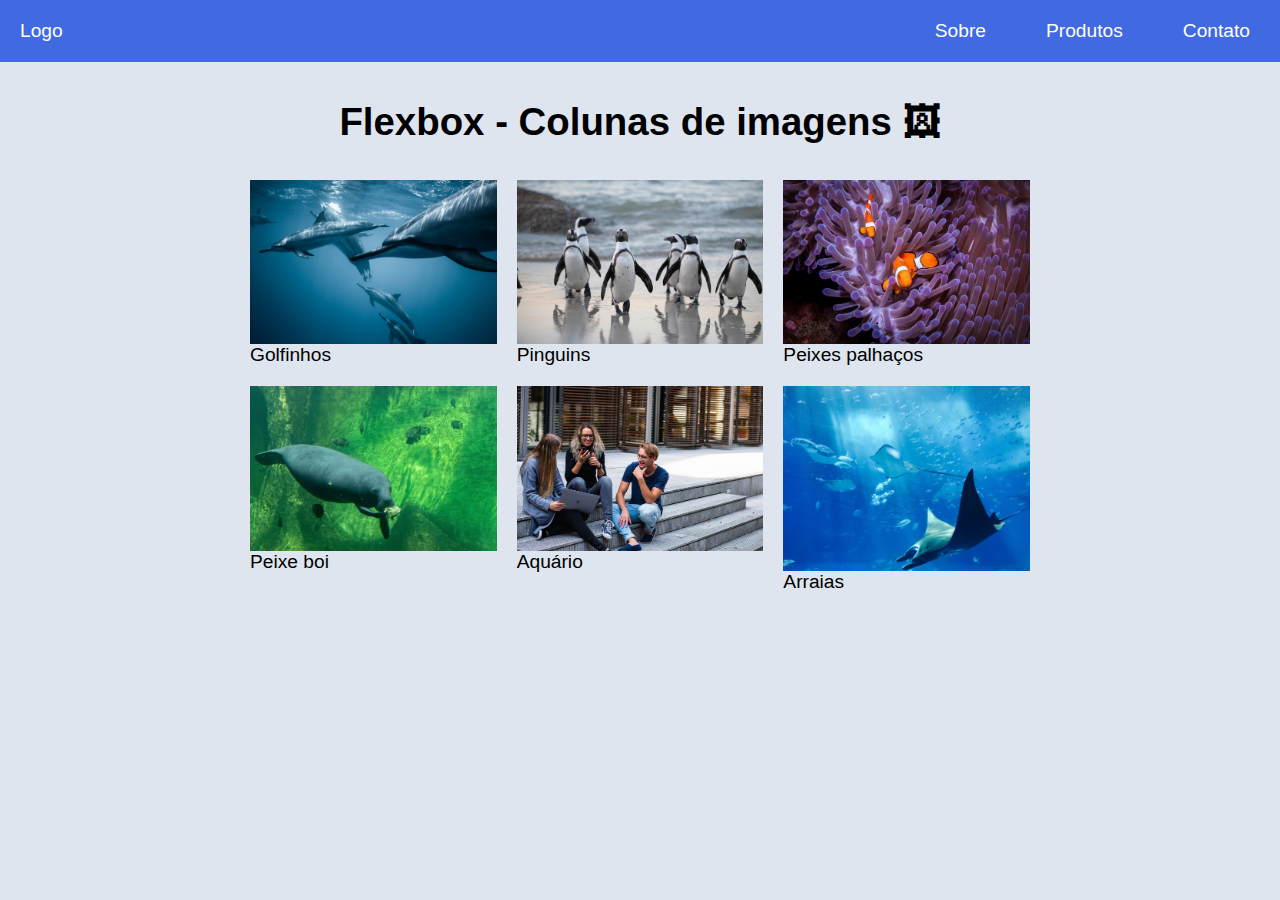
<file: Aquario/index.html>
<!DOCTYPE html>
<html lang="en">
<head>
    <meta charset="UTF-8">
    <meta name="viewport" content="width=device-width, initial-scale=1.0">
    <link rel="stylesheet" href="style.css">
    <title>Aquário 🐟</title>
</head>
<body>
    <!-- Tag semântica para cabeçalho -->
    <header class="menu">
        <a href="#">Logo</a>
        <nav>
            <ul class="lista">
                <li><a href="#">Sobre</a></li>
                <li><a href="#">Produtos</a></li></li>
                <li><a href="#">Contato</a></li></li>
            </ul>
        </nav>
    </header>
    
    <!-- primeira parte -->
    <h1>Flexbox - Colunas de imagens 🖼</h1>

    <section class="flex">
        <div>
            <img src="assets_aquario/img/aquario1.jpg" alt="">
            <p>Golfinhos</p>
        </div>
        <div>
            <img src="assets_aquario/img/aquario2.jpg" alt="">
            <p>Pinguins</p>
        </div>
        <div>
            <img src="assets_aquario/img/aquario3.jpg" alt="">
            <p>Peixes palhaços</p>
        </div>
        <div>
            <img src="assets_aquario/img/aquario4.jpg" alt="">
            <p>Peixe boi</p>
        </div>
        <div>
            <img src="assets_aquario/img/anuncio.jpg" alt="">
            <p>Aquário</p>
        </div>
        <div>
            <img src="assets_aquario/img/aquario6.jpg" alt="">
            <p>Arraias</p>
        </div>
    </section>
</body>
</html>
</file>
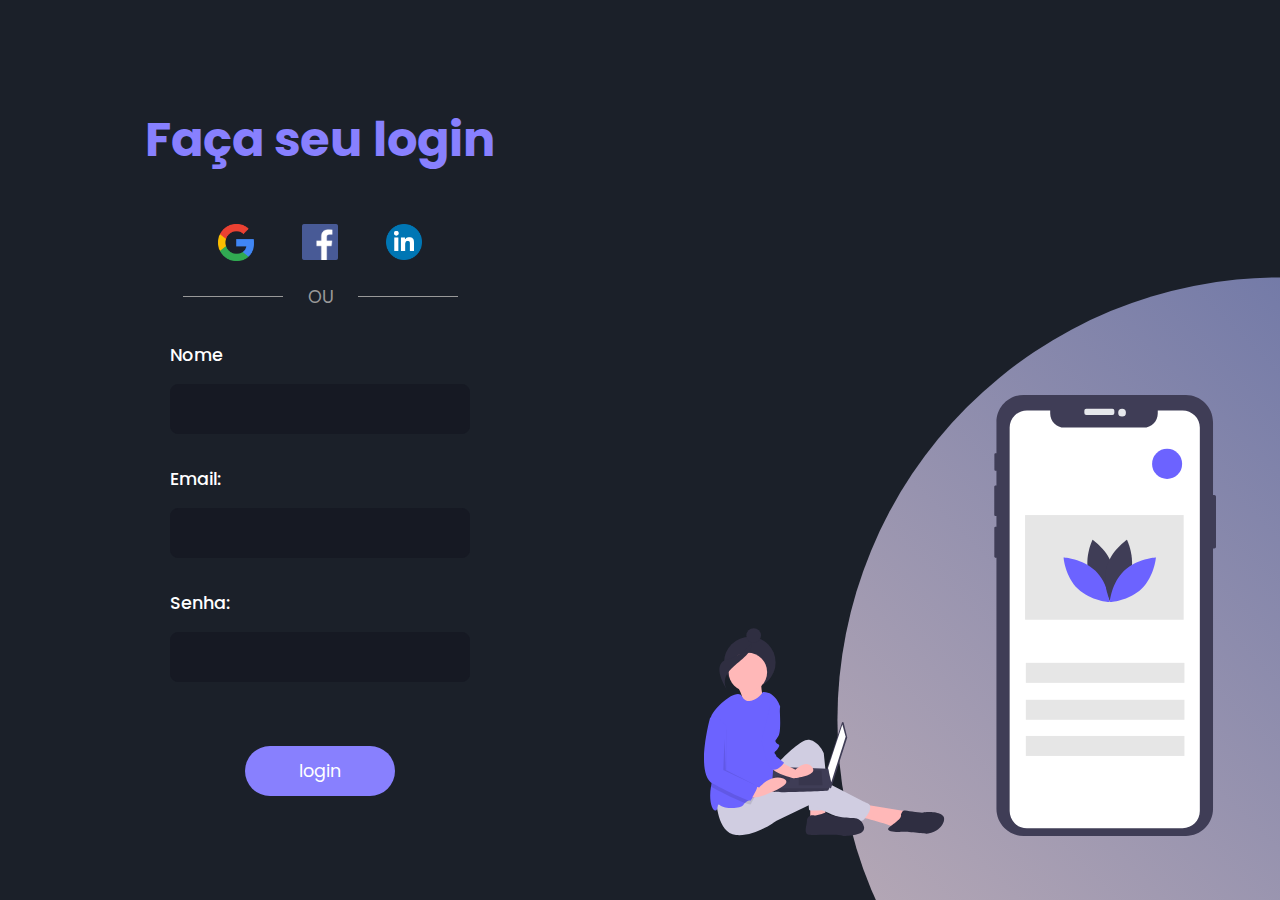
<file: TelaLogin/index.html>
<!DOCTYPE html>
<html lang="pt-br">
<head>
    <meta charset="UTF-8">
    <meta name="viewport" content="width=device-width, initial-scale=1.0">
    <!-- Link com o CSS -->
    <link rel="stylesheet" href="style.css">
    <title>Tela Login responsiva</title>
</head>
<body>
    <!-- TAG semântica principal -->
    <main>
        <!-- título principal -->
        <h1>Faça seu login</h1>

        <!-- links das redes sociais -->
        <div class="sociais">
            <a href="https://www.google.com.br/">
                <img src="assets/google.png" alt="google">
            </a>
            <a href="https://www.facebook.com/">
                <img src="assets/facebook.png" alt="facebook">
            </a>
            <a href="https://www.linkedin.com/">
                <img src="assets/linkedin.png" alt="linkedin">
            </a>
        </div>

        <!-- login alternativo -->
        <div class="alternative">
            <span>OU</span>
        </div>

        <!-- formulário login -->
        <form action="">
            <label for="name">
                <span>Nome</span>
                <input type="text" id="name" name="name">
            </label>

            <label for="email">
                <span>Email:</span>
                <input type="email" name="email" id="email">
            </label>

            <label for="password">
                <span>Senha:</span>
                <input type="password" id="password" name="password">
            </label>

            <input type="submit" value="login">
        </form>
    </main>
    
    <section class="imagem">
        <!-- Imagem lateral da página -->
        <img src="assets/mobile.svg" alt="imagem_decorativa">
        <div class="circle"></div>
    </section>    
</body>
</html>
</file>
<file: TelaLogin/style.css>
@import url('https://fonts.googleapis.com/css2?family=Poppins:ital,wght@0,100;0,200;0,300;0,400;0,500;0,600;0,700;0,800;0,900;1,100;1,200;1,300;1,400;1,500;1,600;1,700;1,800;1,900&display=swap');

/* Reset das configurações padrões */
* {
    margin: 0;
    padding: 0;
    border: 0;
    box-sizing: border-box;
    font-family: "Poppins", sans-serif;
}

/* Cor do fundo e cor da fonte */
body {
    background-color: #1B2029;
    color: #fff;
    font-weight: 500;
    display: flex;
    min-height: 100vh;
    min-width: 100vw;
}

/* limitando a parte 'principal' */
main{
    width: 50vw;
    display: flex;
    flex-direction: column;
    align-items: center;
    justify-content: center;
}

main h1{
    color: #8880fe;
    font-size: 3rem;
    margin-bottom: 3rem;
    text-align: center;
}

/* Ajustando os logos das redes socias */
main .sociais img {
    width: 36px;
    margin-left: 3rem;
}

/* retira o 'underline' dos links */
main .sociais a{
    text-decoration: none;
}

main .sociais{
    display: flex;
    align-content: center;
}

main .sociais a:first-child img{
    margin-left: 0;
}

/* editando o 'OU' */
main .alternative{
    margin-top: 1rem;
}

main .alternative span{
    color: #999999;
    font-size: 1.1rem;
    font-weight: 400;
    position: relative;
}

main .alternative span::before, 
main .alternative span::after {
    position: absolute;
    content: '';
    height: 1px;
    width: 100px;
    bottom: 50%;
    right: 50px;
    background: #999999;
}

main .alternative span::after{
    left: 50px;
}

/* ***estilizando o formulário*** */
main form {
    display: flex;
    flex-direction: column;
    align-items: center;
}

main form label{
    display: flex;
    flex-direction: column;
}

main form label span{
    font-size: 1.1rem;
    margin-top: 2rem;
}

main form input{
    background-color: #161923;
    width: 300px;
    height: 50px;
    padding: 0 0.5rem;
    margin-top: 1rem;
    outline: none;
    color: #999999;
    font-size: 1rem;
    border: 1px solid #161923;
    border-radius: 8px;
}
/* estilizando o botão */
main form input[type="submit"]{
    cursor: pointer;
    width: 50%;
    margin-top: 4rem;
    border: none;
    border-radius: 32px;
    background: #8880fe;
    color: #fff;
    font-size: 1.1rem;
    transition: all .3s ease-in-out;
}

main form input[type="submit"]:hover{
    background: #5d57af;
}

/* Edição da imagem lateral */
section.imagem{
    width: 50vw;
    display: flex;
    align-items: flex-end;
    justify-content: flex-end;
    padding: 4rem;
}

section.imagem img{
    width: 100%;
}

/* Criar o círculo atrás da imagem */
section.imagem .circle{
    position: absolute;
    height: 100%;
    width: 100%;
    top: 0;
    left: 0;
    background: linear-gradient(45deg, #e8cbc0, #636fa4);
    clip-path: circle(40% at right 80%);
    z-index: -1;
}
/* Responsividade de acordo com o tamanho da tela */
@media only screen and (min-width: 900px) and (max-width:1200px){
    section.imagem img{
        width: 110%;
    }
    section.imagem .circle{
        clip-path: circle(35% at right 80%);
    }
}
@media only screen and (max-width: 900px) {
    section.imagem{
        display: none;
        visibility: hidden;
    }
    main{
        width:100vw;
    }
}
@media only screen and (max-width: 450px) {
    main h1{
        font-size: 2rem;
    }
    main .alternative span {
        font-size: 0.8rem;
    }
    main form label span, 
    main form input[type="submit"]{
        font-size: 1rem;
    }
}
</file>
<file: Aquario/style.css>
/* reset das configurações */
body, ul, li, p {
    margin: 0;
    padding: 0;
    list-style: none;
    font-size: 1.2rem;
    font-family: Verdana, Geneva, Tahoma, sans-serif;
}

body{
    margin-bottom: 100px;
    background-color: #dee5ef;
}

/* Retirar o sublinhado dos links */
header a{
    text-decoration: none;
    color: #fff;
}

header a:hover{
    background-color: #8cb9f8;
    border-radius: 5px;
    padding: 7px;
}

header{
    background: #4169e1;
    display: flex;
    flex-wrap: wrap;
    justify-content: space-between;
    padding: 20px;
    /* Alinha no centro vertical */
    align-items: center;
    position: fixed;
    top:0;
    width: 100%;
}

.lista{
    display: flex;
}
.lista li{
    margin-left: 10px;
    margin-right: 50px;
}

h1 {
    margin-top: 100px;
    text-align: center;
}

img{
    max-width: 100%;
    display: block;
}

/* Flexbox 1 */
.flex{
    /* itens lado a lado */
    display: flex;
    /* quebrar a linha */
    flex-wrap: wrap;
    /* limitar o tamanho do container */
    max-width: 800px;
    /* alinhar o container para o centro da tela */
    margin: 0 auto;
}

.flex > div {
    /* limita em 200px */
    flex: 1 1 200px;
    /* gap entre os itens */
    margin: 10px;
}

/* GRID 1 */

.grid1 {
    /* altera o tipo de display */
    display: grid;
    /* repete 3x a coluna 'fração' (30%) */
    grid-template-columns: repeat(3, 1fr);
    /* limita o tamanho do container */
    max-width: 800px;
    padding: 10px;
    /* alinha o container ao centro caso a tela seja maior que 800px */
    margin: 0 auto;
    /* gap entre itens */
    grid-gap: 20px;
}

/* 'filhos' dentro da div, a partir do 4º item */
.grid1 > div:nth-child(n + 4) {
    /* inicia outra grade */
    display: grid;
    /* limita em duas fraçoes */
    grid-template-columns: 1fr 1fr;
    grid-gap: 10px;
    /* alinha o texto com a imagem */
    align-items: center;
}
  
.grid1 > div.anuncio {
    /* prende o item na coluna 1 */
    grid-column: 1;
    /* o item ocupa da linha 2 até a linha 5 */
    grid-row: 2 / 5;
    border-top: 10px solid #00ff00;
    /* volta ao tamanho da imagem */
    display: block;
}
  
/* todos os itens que estiverem abaixo de 600px */
@media (max-width: 600px) {
    .grid1 {
        /* passa a ter duas colunas */
        grid-template-columns: repeat(2, 1fr);
    }
    .grid1 > div:nth-child(n + 4) {
        /* volta a disposição dos itens ao convencional, no mobile */
        display: block;
    }
    .grid1 > div.anuncio {
        /* volta o anuncio pra coluna e linha convencional */
        grid-column: auto;
        grid-row: auto;
        /* define como primeiro item a aparecer */
        order: -1;
    }
}
</file>
